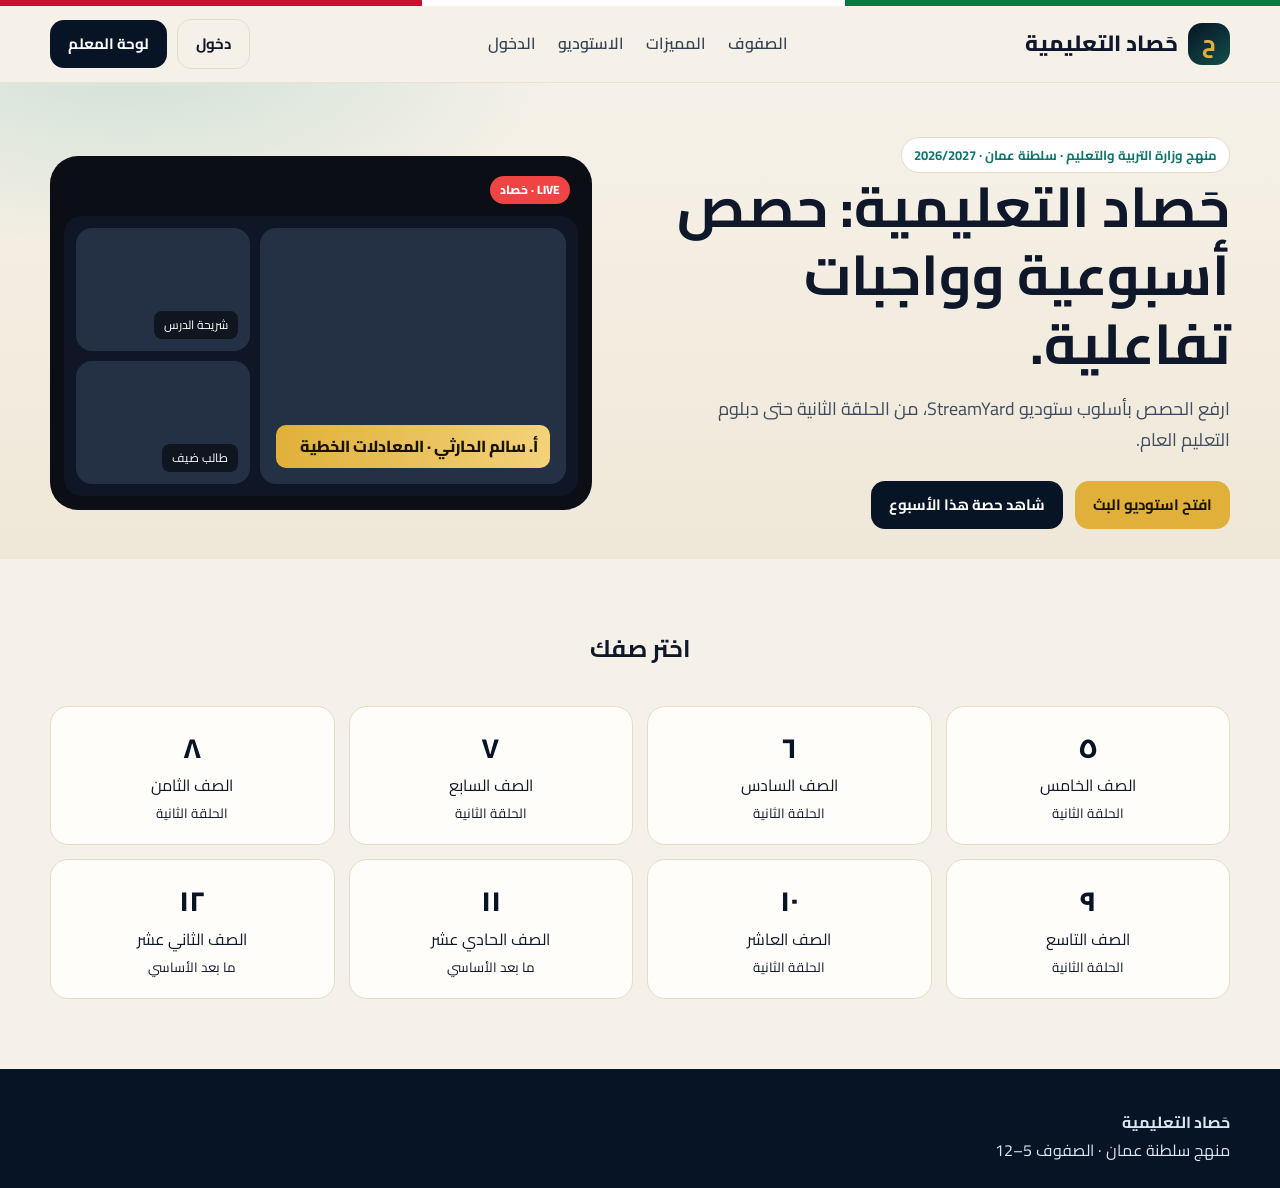
<file: index.html>
<!DOCTYPE html>
<html lang="ar" dir="rtl">
<head>
  <meta charset="UTF-8" />
  <meta name="viewport" content="width=device-width, initial-scale=1.0" />
  <title>حَصاد التعليمية | حصص أسبوعية مباشرة وواجبات تفاعلية</title>
  <link rel="preconnect" href="https://fonts.googleapis.com">
  <link href="https://fonts.googleapis.com/css2?family=Cairo:wght@400;600;700;800&family=Tajawal:wght@400;700&display=swap" rel="stylesheet">
  <link rel="stylesheet" href="css/style.css" />
</head>
<body>
  <div class="oman-strip"></div>
  <header class="nav">
    <div class="container nav-inner">
      <a class="brand" href="index.html"><span class="logo-mark">ح</span> حَصاد التعليمية</a>
      <nav class="nav-links">
        <a href="#grades">الصفوف</a>
        <a href="#features">المميزات</a>
        <a href="studio.html">الاستوديو</a>
        <a href="login.html">الدخول</a>
      </nav>
      <div class="nav-actions">
        <a class="btn btn-ghost" href="login.html">دخول</a>
        <a class="btn btn-primary" href="teacher.html">لوحة المعلم</a>
      </div>
    </div>
  </header>
  <section class="hero">
    <div class="container hero-grid">
      <div>
        <div class="eyebrow">منهج وزارة التربية والتعليم · سلطنة عمان · 2026/2027</div>
        <h1>حَصاد التعليمية: حصص أسبوعية وواجبات تفاعلية.</h1>
        <p class="lead">ارفع الحصص بأسلوب ستوديو StreamYard، من الحلقة الثانية حتى دبلوم التعليم العام.</p>
        <div class="hero-cta">
          <a class="btn btn-gold" href="studio.html">افتح استوديو البث</a>
          <a class="btn btn-primary" href="student.html">شاهد حصة هذا الأسبوع</a>
        </div>
      </div>
      <div class="studio-card">
        <div class="studio-top"><div class="live-badge">LIVE · حَصاد</div></div>
        <div class="stage">
          <div class="cam main"><div class="lower-third">أ. سالم الحارثي · المعادلات الخطية</div></div>
          <div style="display:grid;gap:10px;">
            <div class="cam guest"><span class="name-tag">شريحة الدرس</span></div>
            <div class="cam guest"><span class="name-tag">طالب ضيف</span></div>
          </div>
        </div>
      </div>
    </div>
  </section>
  <section id="grades"><div class="container"><div class="sec-title"><h2>اختر صفك</h2></div><div class="grades" id="grade-grid"></div></div></section>
  <footer><div class="container foot"><div><strong>حَصاد التعليمية</strong><p>منهج سلطنة عمان · الصفوف 5–12</p></div></div></footer>
  <script src="js/app.js"></script>
</body>
</html>
</file>
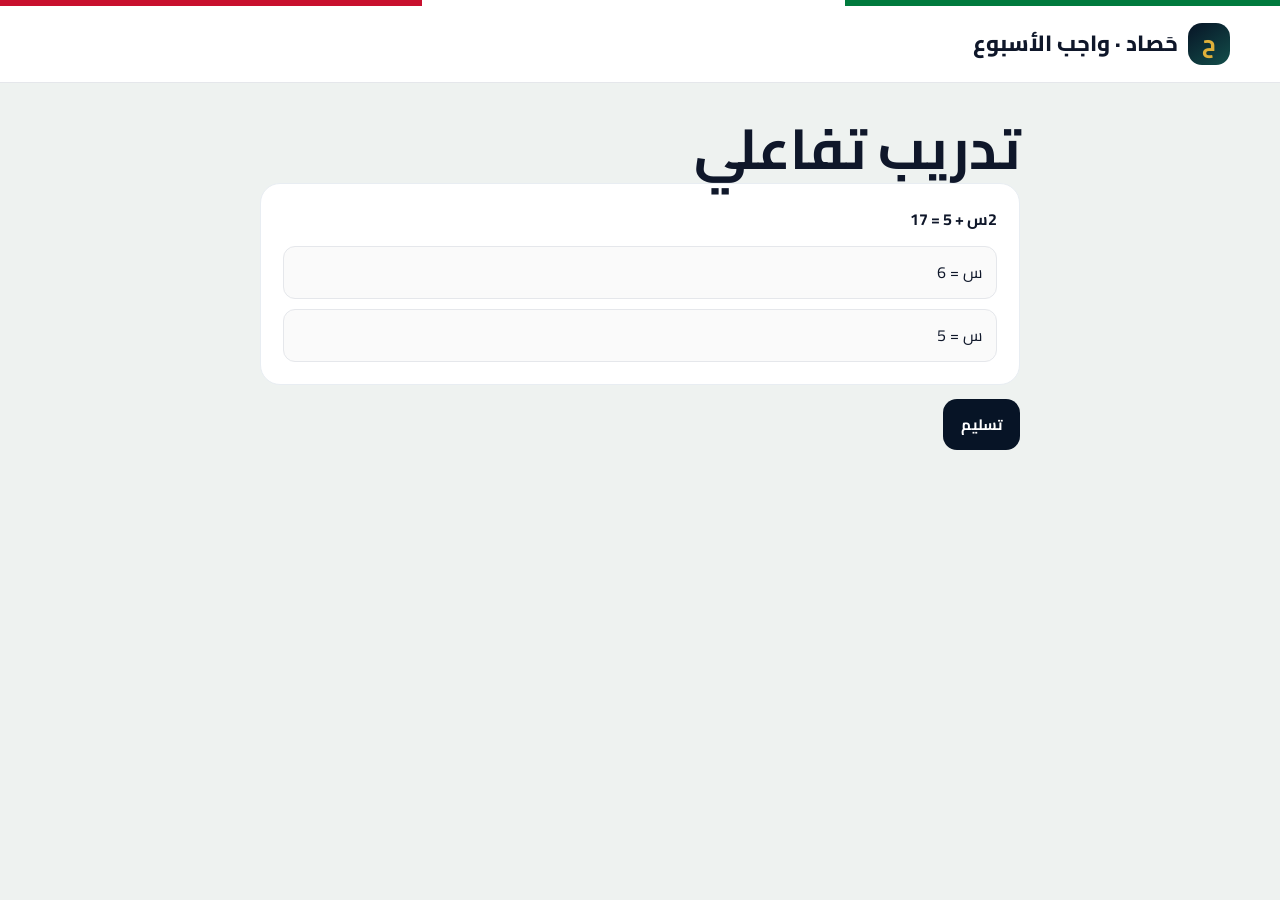
<file: assignments.html>
<!DOCTYPE html>
<html lang="ar" dir="rtl">
<head>
  <meta charset="UTF-8" />
  <meta name="viewport" content="width=device-width, initial-scale=1.0" />
  <title>واجب | حَصاد التعليمية</title>
  <link href="https://fonts.googleapis.com/css2?family=Cairo:wght@400;600;700;800&display=swap" rel="stylesheet">
  <link rel="stylesheet" href="css/style.css" />
</head>
<body class="app-body">
  <div class="oman-strip"></div>
  <header class="nav app-nav">
    <div class="container nav-inner">
      <a class="brand" href="index.html"><span class="logo-mark">ح</span> حَصاد · واجب الأسبوع</a>
    </div>
  </header>
  <main class="container" style="padding:32px 0">
    <div class="quiz">
      <h1>تدريب تفاعلي</h1>
      <div class="q-card"><strong>2س + 5 = 17</strong><div class="options"><div class="opt" onclick="pickOption(this)">س = 6</div><div class="opt" onclick="pickOption(this)">س = 5</div></div></div>
      <button class="btn btn-primary" onclick="submitQuiz()">تسليم</button>
      <div id="result" class="panel" style="display:none;margin-top:16px">تم التسليم عبر حَصاد</div>
    </div>
  </main>
  <script src="js/app.js"></script>
</body>
</html>
</file>
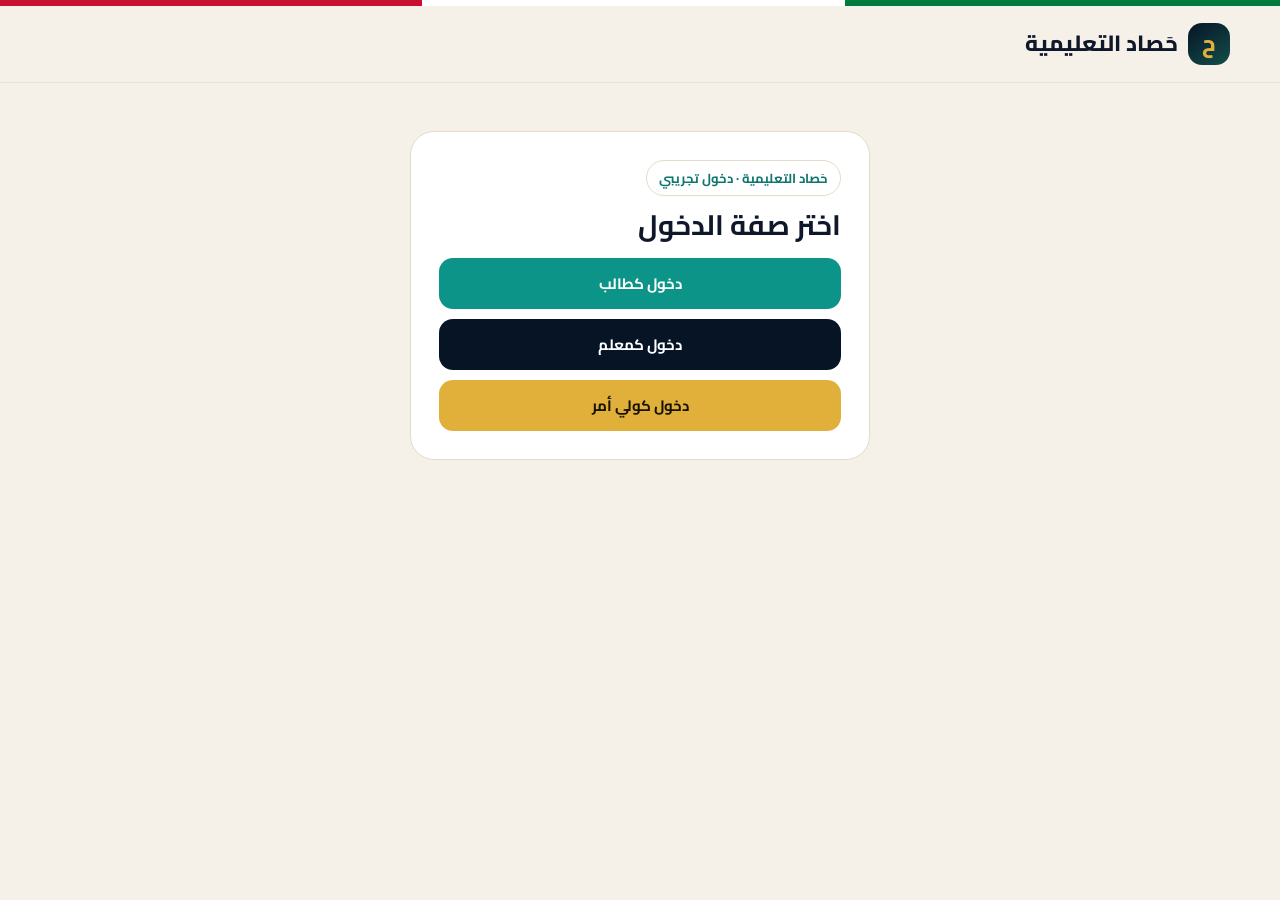
<file: login.html>
<!DOCTYPE html>
<html lang="ar" dir="rtl">
<head>
  <meta charset="UTF-8" />
  <meta name="viewport" content="width=device-width, initial-scale=1.0" />
  <title>دخول | حَصاد التعليمية</title>
  <link href="https://fonts.googleapis.com/css2?family=Cairo:wght@400;600;700;800&display=swap" rel="stylesheet">
  <link rel="stylesheet" href="css/style.css" />
</head>
<body>
  <div class="oman-strip"></div>
  <header class="nav">
    <div class="container nav-inner">
      <a class="brand" href="index.html"><span class="logo-mark">ح</span> حَصاد التعليمية</a>
    </div>
  </header>
  <div class="auth-card">
    <div class="eyebrow">حَصاد التعليمية · دخول تجريبي</div>
    <h1 style="font-size:28px;margin:12px 0">اختر صفة الدخول</h1>
    <div class="role-pick">
      <button class="btn btn-teal" onclick="loginDemo('student')">دخول كطالب</button>
      <button class="btn btn-primary" onclick="loginDemo('teacher')">دخول كمعلم</button>
      <button class="btn btn-gold" onclick="loginDemo('parent')">دخول كولي أمر</button>
    </div>
  </div>
  <script src="js/app.js"></script>
</body>
</html>
</file>
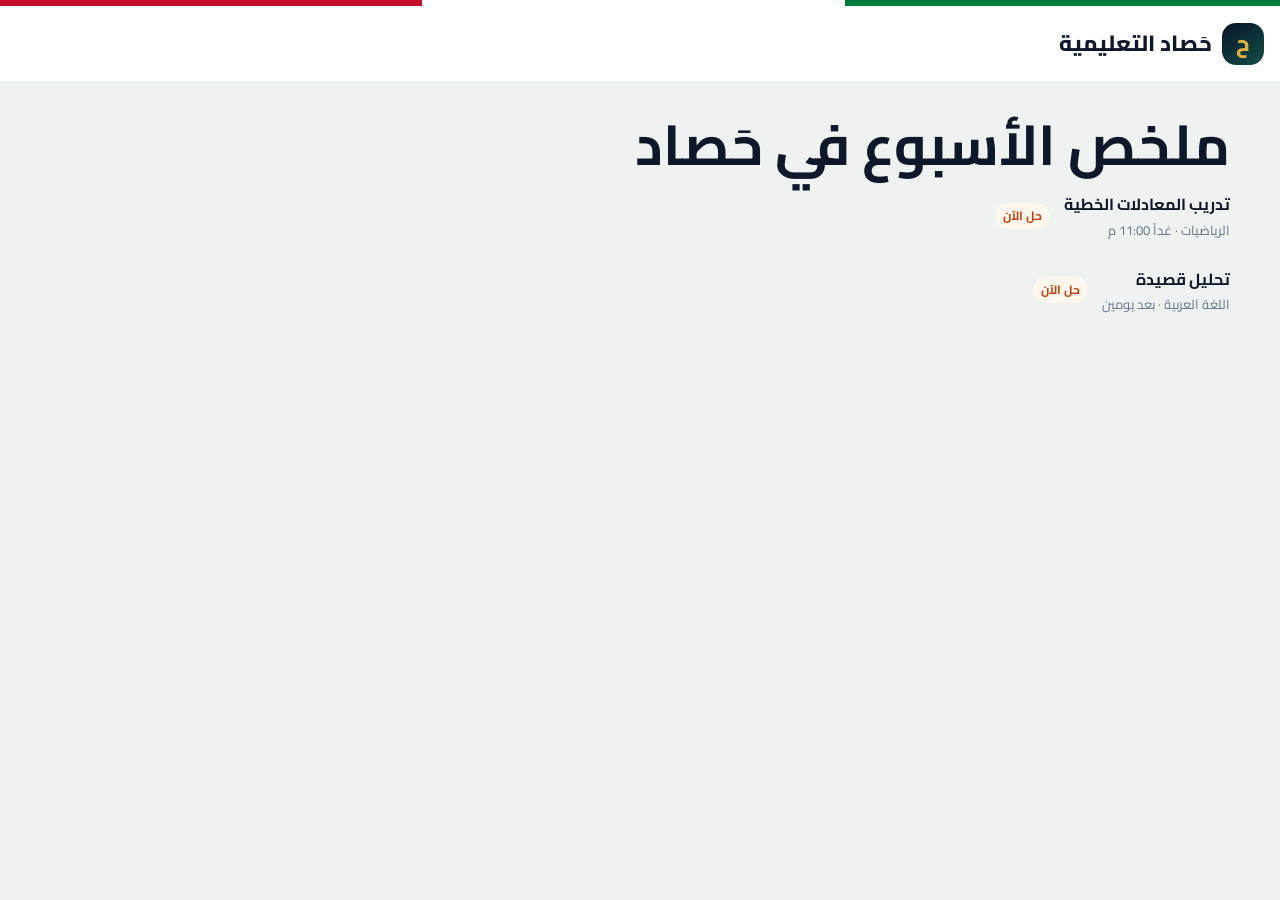
<file: parent.html>
<!DOCTYPE html>
<html lang="ar" dir="rtl">
<head>
  <meta charset="UTF-8" />
  <meta name="viewport" content="width=device-width, initial-scale=1.0" />
  <title>ولي الأمر | حَصاد التعليمية</title>
  <link href="https://fonts.googleapis.com/css2?family=Cairo:wght@400;600;700;800&display=swap" rel="stylesheet">
  <link rel="stylesheet" href="css/style.css" />
</head>
<body class="app-body">
  <div class="oman-strip"></div>
  <header class="nav app-nav">
    <div class="container-wide nav-inner">
      <a class="brand" href="index.html"><span class="logo-mark">ح</span> حَصاد التعليمية</a>
    </div>
  </header>
  <main class="container" style="padding:28px 0 50px">
    <h1>ملخص الأسبوع في حَصاد</h1>
    <div id="task-list"></div>
  </main>
  <script src="js/app.js"></script>
</body>
</html>
</file>
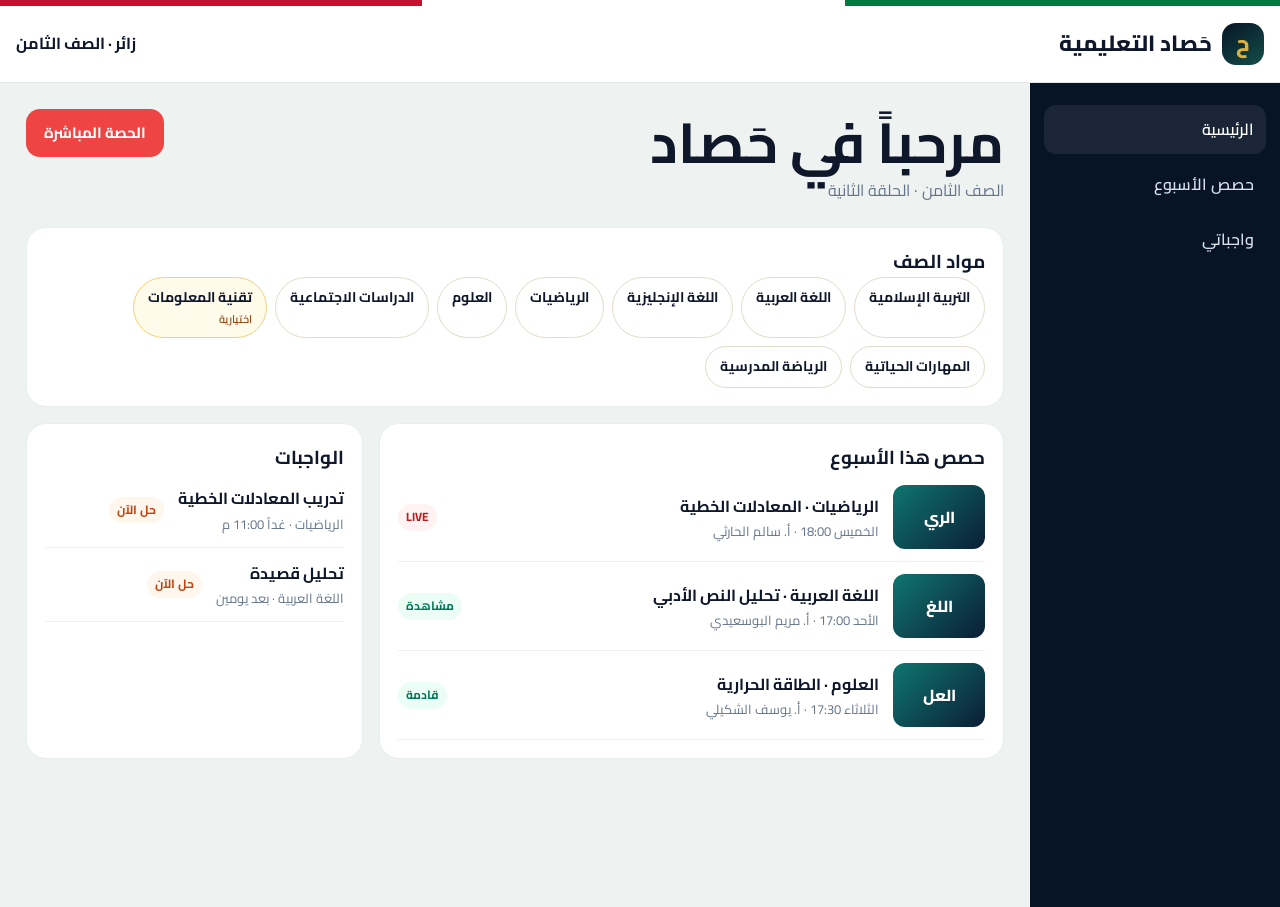
<file: student.html>
<!DOCTYPE html>
<html lang="ar" dir="rtl">
<head>
  <meta charset="UTF-8" />
  <meta name="viewport" content="width=device-width, initial-scale=1.0" />
  <title>لوحة الطالب | حَصاد التعليمية</title>
  <link href="https://fonts.googleapis.com/css2?family=Cairo:wght@400;600;700;800&display=swap" rel="stylesheet">
  <link rel="stylesheet" href="css/style.css" />
</head>
<body class="app-body">
  <div class="oman-strip"></div>
  <header class="nav app-nav">
    <div class="container-wide nav-inner">
      <a class="brand" href="index.html"><span class="logo-mark">ح</span> حَصاد التعليمية</a>
      <span style="font-weight:700;"><span data-user-name>أحمد الكندي</span> · <span data-grade-name></span></span>
    </div>
  </header>
  <div class="app-layout">
    <aside class="sidebar">
      <a class="side-item active" href="student.html">الرئيسية</a>
      <a class="side-item" href="watch.html">حصص الأسبوع</a>
      <a class="side-item" href="assignments.html">واجباتي</a>
    </aside>
    <main class="main">
      <div class="page-head">
        <div><h1>مرحباً في حَصاد</h1><p style="color:#64748b"><span data-grade-name></span> · <span data-cycle></span></p></div>
        <a class="btn btn-live" href="watch.html">الحصة المباشرة</a>
      </div>
      <div class="panel" style="margin-bottom:16px"><h3>مواد الصف</h3><div class="subject-grid" id="subject-list"></div></div>
      <div class="grid-2">
        <div class="panel"><h3>حصص هذا الأسبوع</h3><div id="lesson-list"></div></div>
        <div class="panel"><h3>الواجبات</h3><div id="task-list"></div></div>
      </div>
    </main>
  </div>
  <script src="js/app.js"></script>
</body>
</html>
</file>
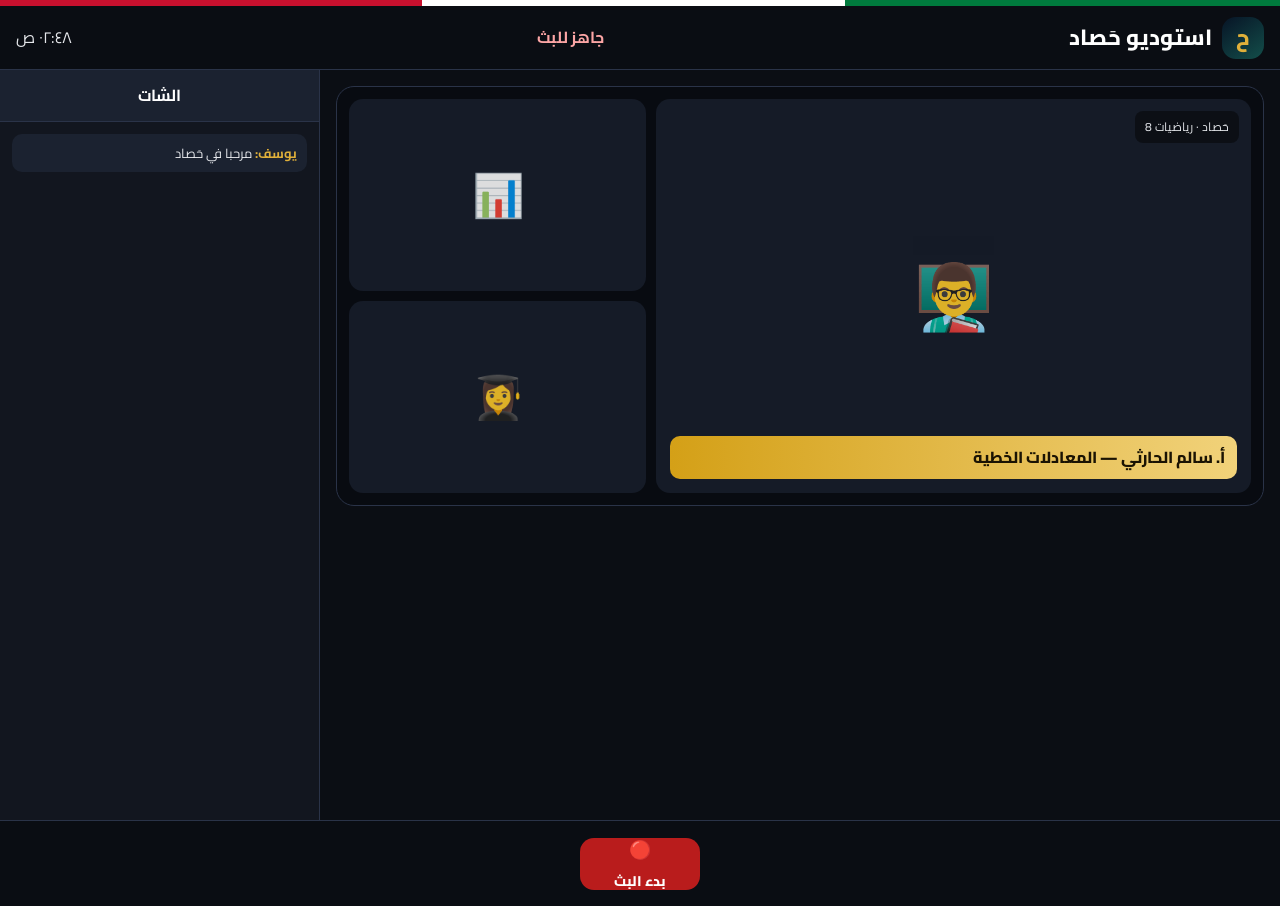
<file: studio.html>
<!DOCTYPE html>
<html lang="ar" dir="rtl">
<head>
  <meta charset="UTF-8" />
  <meta name="viewport" content="width=device-width, initial-scale=1.0" />
  <title>استوديو البث | حَصاد التعليمية</title>
  <link href="https://fonts.googleapis.com/css2?family=Cairo:wght@400;600;700;800&display=swap" rel="stylesheet">
  <link rel="stylesheet" href="css/style.css" />
</head>
<body class="studio-page">
  <div class="oman-strip"></div>
  <div class="studio-bar">
    <a class="brand" href="index.html" style="color:#fff"><span class="logo-mark">ح</span> استوديو حَصاد</a>
    <span class="live-now" style="color:#fca5a5;font-weight:700">جاهز للبث</span>
    <span id="clock">--:--</span>
  </div>
  <div class="studio-grid">
    <div class="stage-wrap">
      <div class="big-stage">
        <div class="tile hero"><div class="overlay-bar">حَصاد · رياضيات 8</div><div class="avatar">👨‍🏫</div><div class="brand-bar">أ. سالم الحارثي — المعادلات الخطية</div></div>
        <div class="tile"><div class="avatar" style="font-size:42px">📊</div></div>
        <div class="tile"><div class="avatar" style="font-size:42px">👩‍🎓</div></div>
      </div>
    </div>
    <aside class="studio-side">
      <div class="tabs"><div class="tab active" onclick="switchTab('chat', this)">الشات</div></div>
      <div data-pane="chat" class="chat" style="display:flex;flex-direction:column"><div class="msg"><b>يوسف:</b> مرحبا في حَصاد</div></div>
    </aside>
  </div>
  <div class="dock"><button class="dock-btn go" onclick="goLive()"><span>🔴</span>بدء البث</button></div>
  <script src="js/app.js"></script>
</body>
</html>
</file>
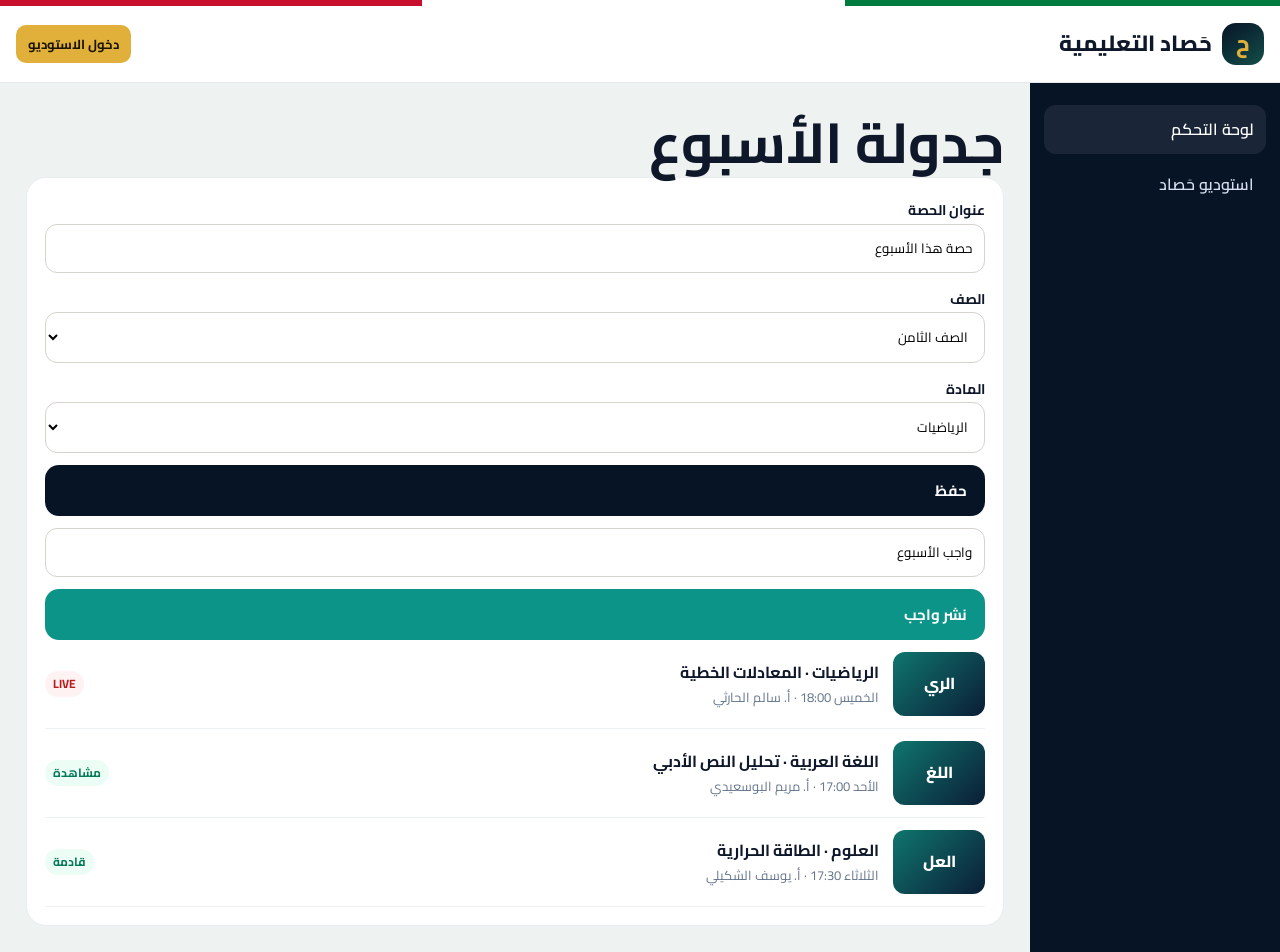
<file: teacher.html>
<!DOCTYPE html>
<html lang="ar" dir="rtl">
<head>
  <meta charset="UTF-8" />
  <meta name="viewport" content="width=device-width, initial-scale=1.0" />
  <title>لوحة المعلم | حَصاد التعليمية</title>
  <link href="https://fonts.googleapis.com/css2?family=Cairo:wght@400;600;700;800&display=swap" rel="stylesheet">
  <link rel="stylesheet" href="css/style.css" />
</head>
<body class="app-body">
  <div class="oman-strip"></div>
  <header class="nav app-nav">
    <div class="container-wide nav-inner">
      <a class="brand" href="index.html"><span class="logo-mark">ح</span> حَصاد التعليمية</a>
      <a class="btn btn-gold btn-sm" href="studio.html">دخول الاستوديو</a>
    </div>
  </header>
  <div class="app-layout">
    <aside class="sidebar">
      <a class="side-item active" href="teacher.html">لوحة التحكم</a>
      <a class="side-item" href="studio.html">استوديو حَصاد</a>
    </aside>
    <main class="main">
      <h1>جدولة الأسبوع</h1>
      <div class="panel">
        <div class="form-grid">
          <div><label>عنوان الحصة</label><input id="lesson-title" type="text" value="حصة هذا الأسبوع" /></div>
          <div><label>الصف</label><select id="lesson-grade"></select></div>
          <div><label>المادة</label><select id="lesson-subject"></select></div>
          <button class="btn btn-primary" type="button" onclick="scheduleLesson()">حفظ</button>
          <input id="task-title" type="text" value="واجب الأسبوع" />
          <button class="btn btn-teal" type="button" onclick="createAssignment()">نشر واجب</button>
        </div>
        <div id="lesson-list"></div>
      </div>
    </main>
  </div>
  <script src="js/app.js"></script>
</body>
</html>
</file>
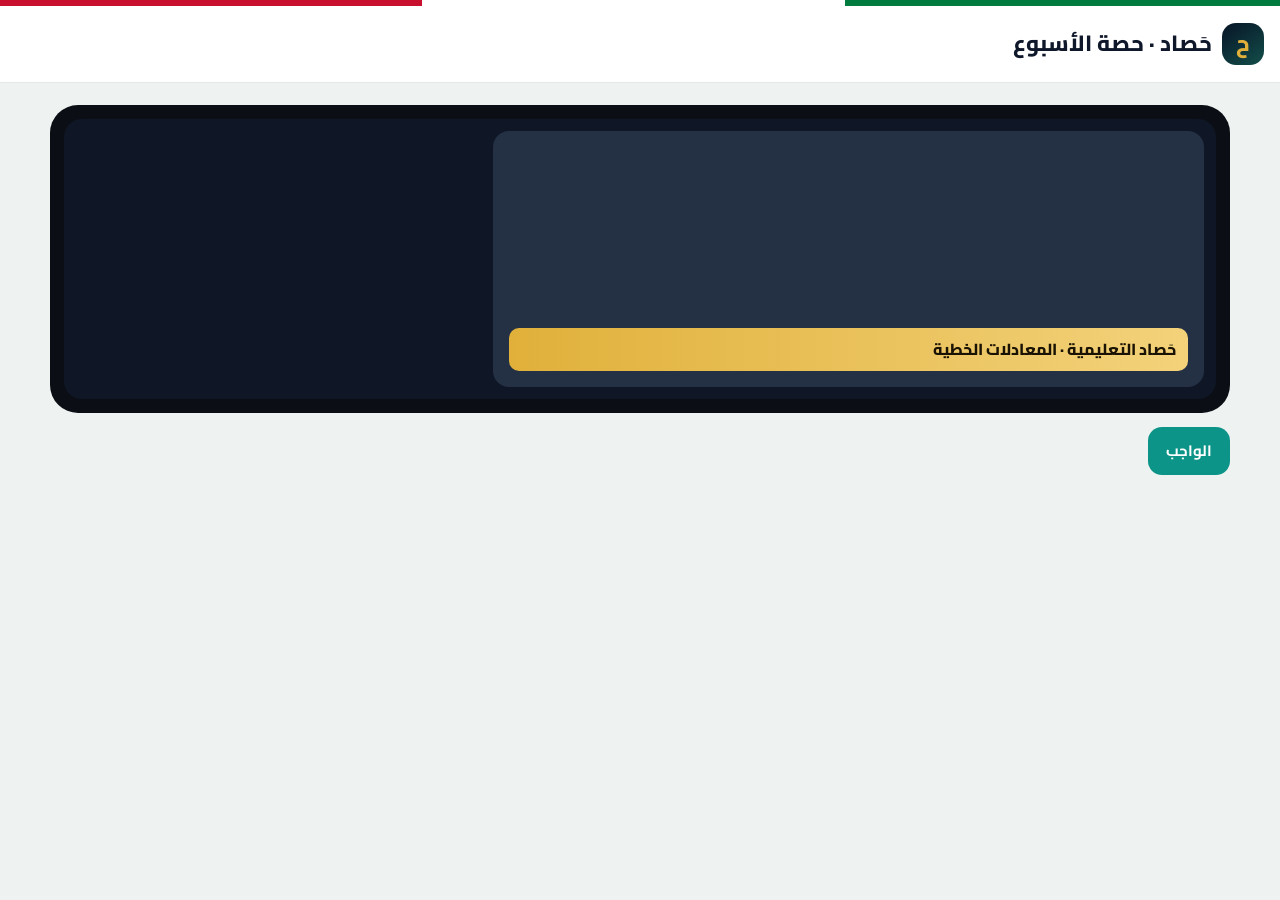
<file: watch.html>
<!DOCTYPE html>
<html lang="ar" dir="rtl">
<head>
  <meta charset="UTF-8" />
  <meta name="viewport" content="width=device-width, initial-scale=1.0" />
  <title>مشاهدة | حَصاد التعليمية</title>
  <link href="https://fonts.googleapis.com/css2?family=Cairo:wght@400;600;700;800&display=swap" rel="stylesheet">
  <link rel="stylesheet" href="css/style.css" />
</head>
<body class="app-body">
  <div class="oman-strip"></div>
  <header class="nav app-nav">
    <div class="container-wide nav-inner">
      <a class="brand" href="index.html"><span class="logo-mark">ح</span> حَصاد · حصة الأسبوع</a>
    </div>
  </header>
  <main class="container" style="padding:22px 0">
    <div class="studio-card"><div class="stage" style="min-height:280px"><div class="cam main"><div class="lower-third">حَصاد التعليمية · المعادلات الخطية</div></div></div></div>
    <p style="margin-top:14px"><a class="btn btn-teal" href="assignments.html">الواجب</a></p>
  </main>
  <script src="js/app.js"></script>
</body>
</html>
</file>
<file: css/style.css>
:root {
  --navy: #071426;
  --navy-2: #0c1f3a;
  --ink: #0f172a;
  --teal: #0d9488;
  --teal-d: #0f766e;
  --gold: #e0b03a;
  --cream: #f6f1e8;
  --paper: #fffdf9;
  --muted: #5b6577;
  --line: #e4dccb;
  --live: #ef4444;
  --studio: #0b0e14;
  --studio-2: #12161f;
  --studio-line: #2a3348;
  --shadow: 0 18px 50px rgba(7, 20, 38, 0.12);
  --radius: 22px;
}
* { box-sizing: border-box; margin: 0; padding: 0; }
html { scroll-behavior: smooth; }
html, body { direction: rtl; }
body { font-family: "Cairo", "Tajawal", system-ui, sans-serif; background: var(--cream); color: var(--ink); line-height: 1.7; min-height: 100vh; }
a { color: inherit; text-decoration: none; }
button, input, select, textarea { font-family: inherit; }
.container { width: min(1180px, calc(100% - 40px)); margin: 0 auto; }
.container-wide { width: min(1320px, calc(100% - 32px)); margin: 0 auto; }
.nav { position: sticky; top: 0; z-index: 50; backdrop-filter: blur(16px); background: rgba(246, 241, 232, 0.86); border-bottom: 1px solid rgba(228, 220, 203, 0.7); }
.nav-inner { display: flex; align-items: center; justify-content: space-between; height: 76px; gap: 20px; }
.brand { display: flex; align-items: center; gap: 10px; font-weight: 800; font-size: 22px; }
.logo-mark { width: 42px; height: 42px; border-radius: 14px; background: linear-gradient(145deg, var(--navy), #134e4a); display: grid; place-items: center; color: var(--gold); }
.nav-links { display: flex; gap: 22px; color: #334155; font-weight: 600; }
.nav-actions { display: flex; gap: 10px; align-items: center; }
.btn { border: 0; cursor: pointer; border-radius: 14px; padding: 11px 18px; font-weight: 700; font-size: 15px; display: inline-flex; align-items: center; gap: 8px; }
.btn-primary { background: var(--navy); color: #fff; }
.btn-gold { background: var(--gold); color: #1a1303; }
.btn-ghost { background: transparent; border: 1px solid var(--line); color: var(--ink); }
.btn-live { background: var(--live); color: #fff; }
.btn-teal { background: var(--teal); color: #fff; }
.btn-sm { padding: 8px 12px; font-size: 13px; border-radius: 10px; }
.hero { padding: 54px 0 30px; background: radial-gradient(900px 420px at 10% -10%, rgba(13,148,136,.18), transparent 50%), linear-gradient(#f6f1e8, #efe8d8); }
.hero-grid { display: grid; grid-template-columns: 1.05fr .95fr; gap: 40px; align-items: center; }
.eyebrow { display: inline-flex; background: #fff; border: 1px solid var(--line); border-radius: 999px; padding: 6px 12px; font-weight: 700; color: var(--teal-d); font-size: 13px; }
h1 { font-size: clamp(32px, 4.6vw, 56px); line-height: 1.22; }
.lead { font-size: 18px; color: #3f4b5f; margin: 16px 0 26px; max-width: 560px; }
.hero-cta { display: flex; gap: 12px; flex-wrap: wrap; }
.studio-card { background: var(--studio); border-radius: 28px; padding: 14px; color: #fff; }
.studio-top { display: flex; justify-content: space-between; align-items: center; padding: 6px 8px 12px; }
.dots { display: flex; gap: 6px; }
.dots i { width: 10px; height: 10px; border-radius: 50%; display: block; background: #3f4b63; }
.live-badge { background: #ef4444; color: #fff; border-radius: 999px; padding: 4px 10px; font-size: 12px; font-weight: 800; }
.stage { background: #0f1726; border-radius: 18px; min-height: 280px; display: grid; grid-template-columns: 1.4fr .8fr; gap: 10px; padding: 12px; }
.cam { background: #243044; border-radius: 16px; display: flex; flex-direction: column; justify-content: flex-end; padding: 12px; position: relative; min-height: 120px; }
.cam.main { min-height: 250px; }
.name-tag { background: rgba(0,0,0,.55); width: fit-content; padding: 4px 10px; border-radius: 8px; font-size: 12px; }
.lower-third { position: absolute; bottom: 16px; right: 16px; left: 16px; background: linear-gradient(90deg, var(--gold), #f3d27a); color: #1a1303; border-radius: 10px; padding: 8px 12px; font-weight: 800; }
.controls { display: flex; justify-content: center; gap: 8px; padding: 12px 4px 4px; }
.ctrl { width: 42px; height: 42px; border-radius: 12px; border: 0; cursor: pointer; background: #1f2937; color: #fff; }
.ctrl.go { background: var(--live); width: auto; padding: 0 16px; font-weight: 800; }
section { padding: 70px 0; }
.sec-title { text-align: center; margin-bottom: 36px; }
.grades { display: grid; grid-template-columns: repeat(4, 1fr); gap: 14px; }
.grade { background: var(--paper); border: 1px solid var(--line); border-radius: 18px; padding: 18px; text-align: center; }
.grade .num { font-size: 28px; font-weight: 800; color: var(--navy); }
.features { display: grid; grid-template-columns: repeat(3, 1fr); gap: 18px; }
.feat { background: var(--paper); border: 1px solid var(--line); border-radius: var(--radius); padding: 24px; }
.icon { width: 48px; height: 48px; border-radius: 14px; display: grid; place-items: center; background: #ecfdf5; margin-bottom: 12px; }
.roles { display: grid; grid-template-columns: repeat(3,1fr); gap: 16px; }
.role { background: #fff; border-radius: 20px; padding: 24px; border: 1px solid var(--line); }
footer { background: var(--navy); color: #dbe4f0; padding: 40px 0 24px; }
.foot { display: flex; justify-content: space-between; gap: 20px; flex-wrap: wrap; }
.app-body { background: #eef2f0; }
.app-nav { background: #fff; border-bottom: 1px solid #e5e7eb; }
.app-layout { display: grid; grid-template-columns: 250px 1fr; min-height: calc(100vh - 76px); }
.sidebar { background: var(--navy); color: #d7e0ee; padding: 22px 14px; }
.side-item { display: flex; gap: 10px; align-items: center; padding: 11px 12px; border-radius: 12px; margin-bottom: 6px; font-weight: 600; }
.side-item.active, .side-item:hover { background: rgba(255,255,255,.08); color: #fff; }
.main { padding: 26px; }
.page-head { display: flex; justify-content: space-between; align-items: flex-start; margin-bottom: 22px; gap: 12px; }
.cards { display: grid; grid-template-columns: repeat(4,1fr); gap: 14px; margin-bottom: 22px; }
.kpi { background: #fff; border-radius: 18px; padding: 16px; border: 1px solid #e8edf2; }
.kpi span { color: var(--muted); font-size: 13px; }
.kpi b { font-size: 26px; display: block; }
.panel { background: #fff; border-radius: 20px; padding: 18px; border: 1px solid #e8edf2; }
.grid-2 { display: grid; grid-template-columns: 1.3fr .7fr; gap: 16px; }
.lesson { display: flex; gap: 14px; padding: 12px 0; border-bottom: 1px solid #eef2f6; align-items: center; }
.thumb { width: 92px; height: 64px; border-radius: 12px; background: linear-gradient(135deg,#0f766e,#0b1d36); display: grid; place-items: center; color: #fff; flex-shrink: 0; font-weight: 800; }
.chip { font-size: 12px; background: #ecfdf5; color: #047857; padding: 3px 8px; border-radius: 999px; font-weight: 700; }
.chip.due { background: #fff7ed; color: #c2410c; }
.chip.live { background: #fef2f2; color: #b91c1c; }
.studio-page { background: var(--studio); color: #e5e7eb; min-height: 100vh; }
.studio-bar { height: 64px; display: flex; align-items: center; justify-content: space-between; padding: 0 16px; border-bottom: 1px solid var(--studio-line); background: #0a0d13; }
.studio-grid { display: grid; grid-template-columns: 1fr 320px; height: calc(100vh - 64px - 86px); }
.stage-wrap { padding: 16px; }
.big-stage { background: #080b11; border: 1px solid var(--studio-line); border-radius: 18px; display: grid; grid-template-columns: 2fr 1fr; grid-template-rows: 1fr 1fr; gap: 10px; padding: 12px; min-height: 420px; }
.tile { background: #151b27; border-radius: 14px; position: relative; overflow: hidden; display: flex; align-items: flex-end; padding: 12px; }
.tile.hero { grid-row: 1 / span 2; }
.tile .avatar { position: absolute; inset: 0; display: grid; place-items: center; font-size: 64px; opacity: .85; }
.overlay-bar { position: absolute; top: 12px; right: 12px; background: rgba(0,0,0,.45); padding: 6px 10px; border-radius: 8px; font-size: 12px; }
.brand-bar { position: absolute; bottom: 14px; right: 14px; left: 14px; background: linear-gradient(90deg, #d4a017, #f1d27a); color: #1a1303; border-radius: 10px; padding: 8px 12px; font-weight: 800; }
.studio-side { border-right: 1px solid var(--studio-line); background: var(--studio-2); display: flex; flex-direction: column; }
.tabs { display: flex; border-bottom: 1px solid var(--studio-line); }
.tab { flex:1; padding: 12px; text-align:center; cursor:pointer; color:#9aa4b5; font-weight:700; }
.tab.active { color:#fff; background:#1b2230; }
.chat { flex:1; padding: 12px; overflow:auto; display:flex; flex-direction:column; gap:10px; }
.msg { background:#1b2230; padding:8px 10px; border-radius:10px; font-size:13px; }
.msg b { color: var(--gold); }
.chat-input { padding: 12px; border-top: 1px solid var(--studio-line); display:flex; gap:8px; }
.chat-input input { flex:1; background:#0e131c; border:1px solid var(--studio-line); color:#fff; border-radius:10px; padding:10px 12px; }
.dock { height: 86px; border-top: 1px solid var(--studio-line); display:flex; align-items:center; justify-content:center; gap: 10px; background: #0a0d13; }
.dock-btn { min-width: 52px; height: 52px; border:0; border-radius: 14px; background:#1c2433; color:#fff; cursor:pointer; display:flex; flex-direction:column; align-items:center; justify-content:center; font-size:11px; gap:2px; }
.dock-btn span { font-size:18px; }
.dock-btn.danger { background:#7f1d1d; }
.dock-btn.go { background:#b91c1c; min-width: 120px; font-weight:800; font-size:14px; }
.quiz { max-width: 760px; margin: 0 auto; }
.q-card { background:#fff; border-radius:20px; padding:22px; margin-bottom:14px; border:1px solid #e8edf2; }
.options { display:grid; gap:10px; margin-top:12px; }
.opt { border:1px solid #e5e7eb; border-radius:12px; padding:12px 14px; cursor:pointer; background:#fafafa; }
.opt.picked, .opt:hover { border-color: var(--teal); background:#f0fdfa; }
.progress-bar { height:10px; background:#e5e7eb; border-radius:99px; overflow:hidden; margin: 8px 0 18px; }
.progress-bar i { display:block; height:100%; background: linear-gradient(90deg,var(--teal),var(--gold)); width:40%; }
.form-grid { display:grid; gap:12px; }
label { font-weight:700; font-size:14px; }
input[type=text], input[type=datetime-local], select, textarea { width:100%; padding:11px 12px; border-radius:12px; border:1px solid #d6d3cd; background:#fff; }
.oman-strip { height: 6px; background: linear-gradient(90deg, #c8102e 0 33%, #fff 33% 66%, #007a3d 66% 100%); }
.subject-grid { display: flex; flex-wrap: wrap; gap: 8px; }
.subject-pill { background: #fff; border: 1px solid var(--line); border-radius: 999px; padding: 8px 14px; font-weight: 700; font-size: 14px; }
.subject-pill.elective { background: #fffbeb; border-color: #f1d27a; }
.subject-pill small { display: block; font-weight: 600; color: #92400e; font-size: 11px; }
.auth-card { width: min(460px, calc(100% - 32px)); margin: 48px auto; background: #fff; border-radius: 24px; padding: 28px; border: 1px solid var(--line); }
.role-pick { display: grid; gap: 10px; margin-top: 16px; }
.role-pick button { width: 100%; justify-content: center; }
.note { background: #f0fdfa; border: 1px solid #99f6e4; color: #115e59; border-radius: 12px; padding: 10px 12px; font-size: 13px; margin-top: 14px; }
.week-table { width: 100%; border-collapse: collapse; font-size: 14px; }
.week-table th, .week-table td { border-bottom: 1px solid #eef2f6; padding: 10px 8px; text-align: right; }
@media (max-width: 980px) {
  .hero-grid, .features, .roles, .grades, .app-layout, .grid-2, .studio-grid, .cards, .big-stage { grid-template-columns: 1fr; }
  .nav-links, .sidebar { display:none; }
}
</file>
